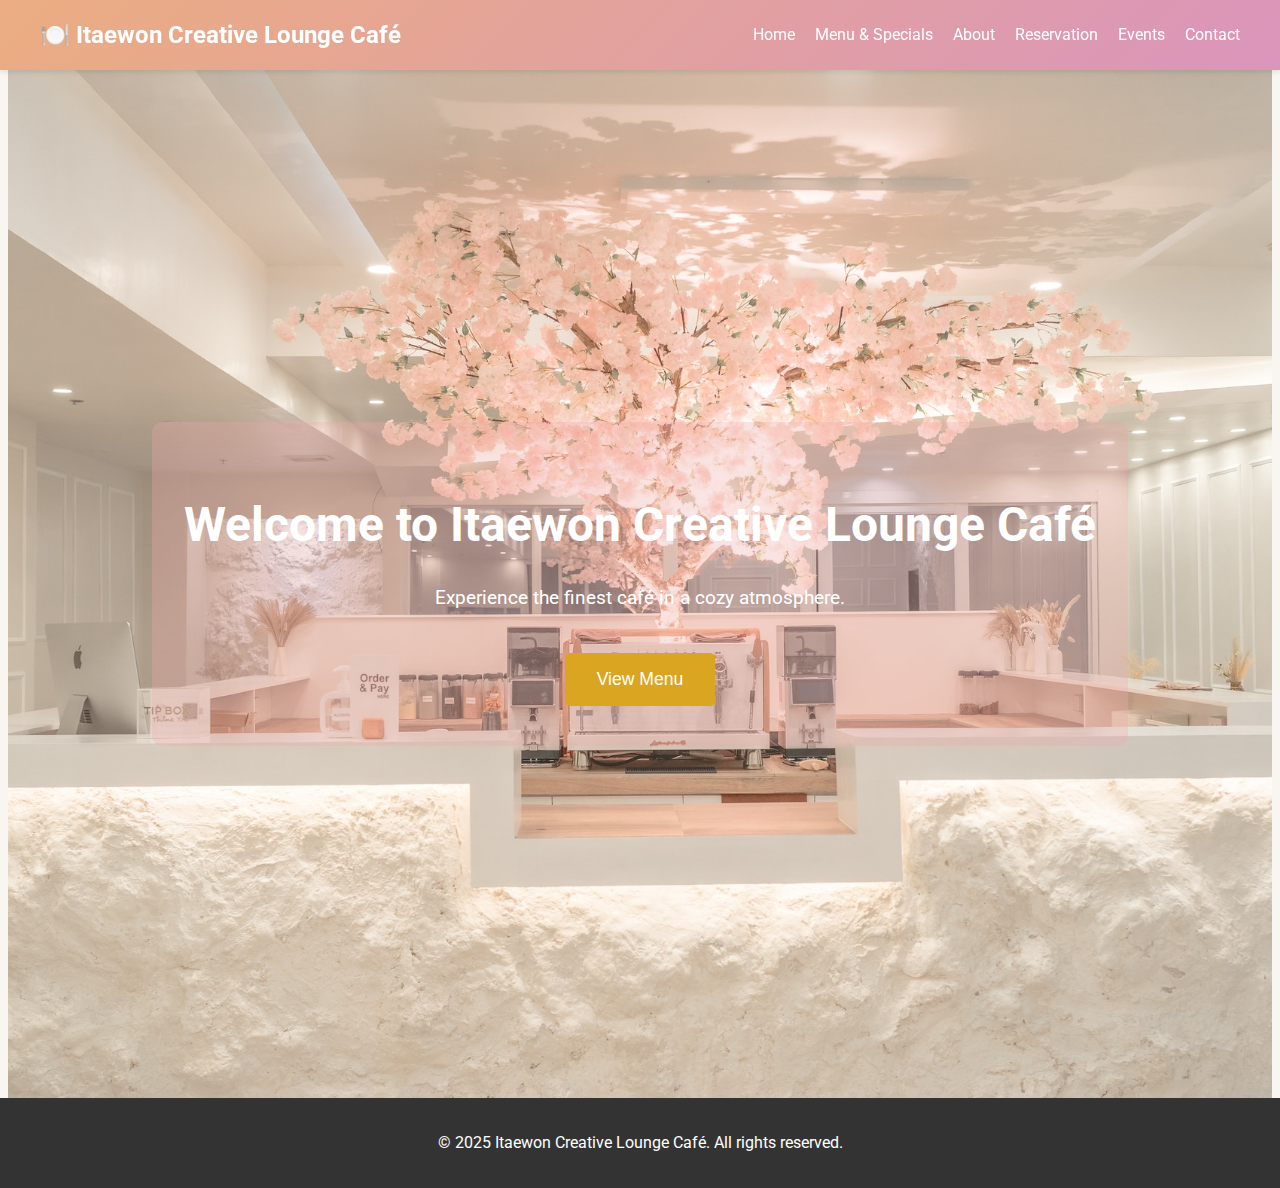
<file: index.html>
<!DOCTYPE html>
<html lang="en">
<head>
    <meta charset="UTF-8">
    <meta name="viewport" content="width=device-width, initial-scale=1.0">
    <meta name="description" content="Welcome to Itaewon Creative Lounge Café - Experience the finest café in a cozy atmosphere in Baguio City.">
    <title>Itaewon Creative Lounge Café - Home</title>
    <link rel="stylesheet" href="styles.css">
    <script src="script.js" defer></script>
    <link href="https://fonts.googleapis.com/css2?family=Roboto:wght@400;700&display=swap" rel="stylesheet">
</head>
<body>
    <header>
        <nav>
            <div class="logo">🍽️ Itaewon Creative Lounge Café</div>
            <button class="hamburger" aria-label="Toggle navigation menu">
                <span></span>
                <span></span>
                <span></span>
            </button>
            <ul>
                <li><a href="index.html">Home</a></li>
                <li><a href="menu.html">Menu & Specials</a></li>
                <li><a href="about.html">About</a></li>
                <li><a href="reservation.html">Reservation</a></li>
                <li><a href="events.html">Events</a></li>
                <li><a href="contact.html">Contact</a></li>
            </ul>
        </nav>
    </header>
    <main>
        <section id="home" class="hero">
            <div class="hero-overlay">
                <h1>Welcome to Itaewon Creative Lounge Café</h1>
                <p>Experience the finest café in a cozy atmosphere.</p>
                <a href="menu.html"><button>View Menu</button></a>
            </div>
        </section>
    </main>
    <footer>
        <p>&copy; 2025 Itaewon Creative Lounge Café. All rights reserved.</p>
    </footer>
</body>
</html>
</file>
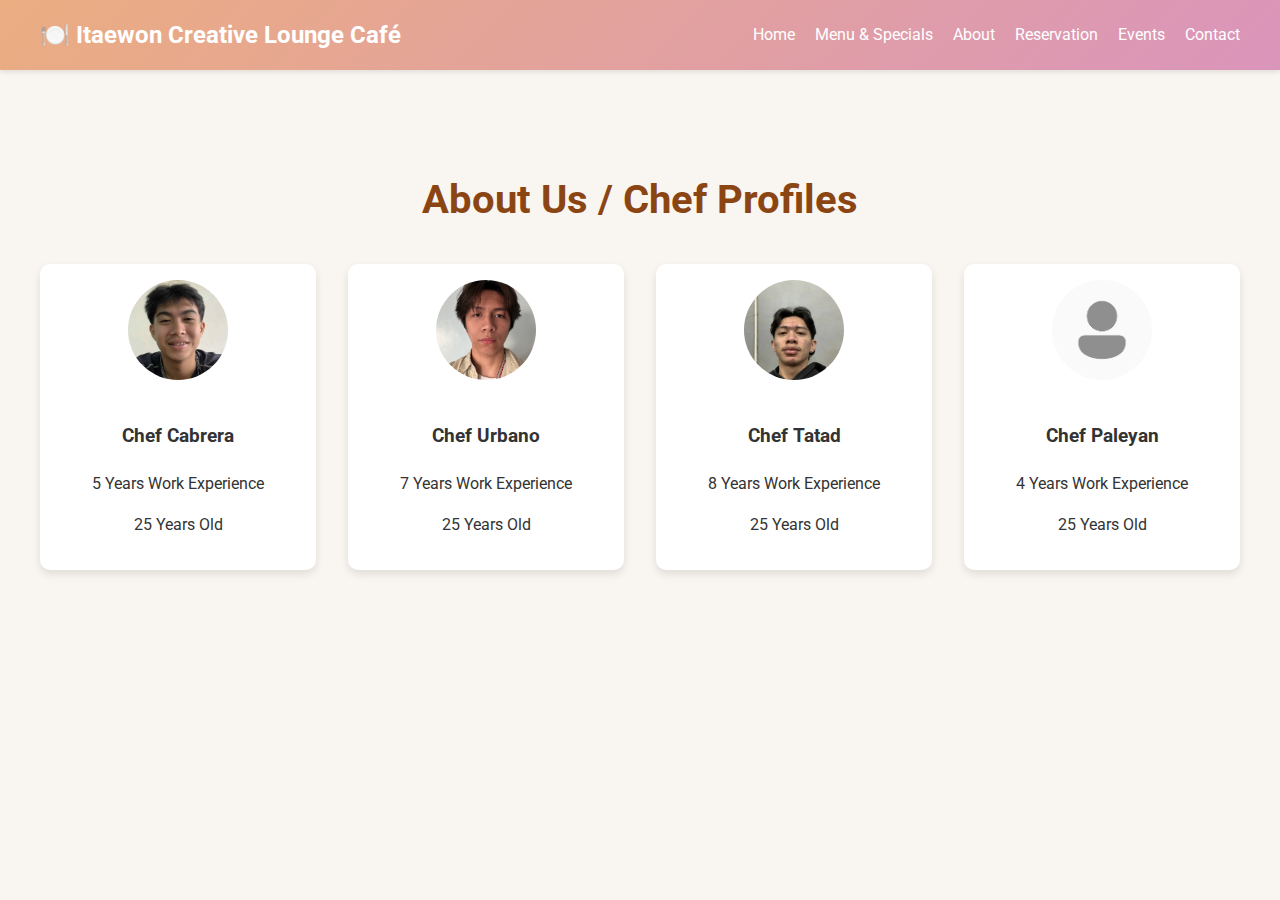
<file: about.html>
<!DOCTYPE html>
<html lang="en">
<head>
    <meta charset="UTF-8">
    <meta name="viewport" content="width=device-width, initial-scale=1.0">
    <meta name="description">
    <title>Itaewon Creative Lounge Café - About</title>
    <link rel="stylesheet" href="styles.css">
    <script src="script.js" defer></script>
    <link href="https://fonts.googleapis.com/css2?family=Roboto:wght@400;700&display=swap" rel="stylesheet">
</head>
<body>
    <header>
        <nav>
            <div class="logo">🍽️ Itaewon Creative Lounge Café</div>
            <button class="hamburger" aria-label="Toggle navigation menu">
                <span></span>
                <span></span>
                <span></span>
            </button>
            <ul>
                <li><a href="index.html">Home</a></li>
                <li><a href="menu.html">Menu & Specials</a></li>
                <li><a href="about.html">About</a></li>
                <li><a href="reservation.html">Reservation</a></li>
                <li><a href="events.html">Events</a></li>
                <li><a href="contact.html">Contact</a></li>
            </ul>
        </nav>
    </header>
    <section id="about">
        <h2>About Us / Chef Profiles</h2>
        <div class="chef-container">
            <div class="chef">
                <img src="cabrera.jpeg" alt="Chef Cabrera"> 
                <h3>Chef Cabrera</h3>
                <p>5 Years Work Experience</p>
                <p>25 Years Old</p>
            </div>
            <div class="chef">
                <img src="urbano.jpeg" alt="Chef Urbano"> 
                <h3>Chef Urbano</h3>
                <p>7 Years Work Experience</p>
                <p>25 Years Old</p>
            </div>
            <div class="chef">
                <img src="tatad.jpeg" alt="Chef Tatad"> 
                <h3>Chef Tatad</h3>
                <p>8 Years Work Experience</p>
                <p>25 Years Old</p>
            </div>
            <div class="chef">
                <img src="dummy.png" alt="Chef Paleyan"> 
                <h3>Chef Paleyan</h3>
                <p>4 Years Work Experience</p>
                <p>25 Years Old</p>
            </div>
        </div>
    </section>
</body>
</html>
</file>
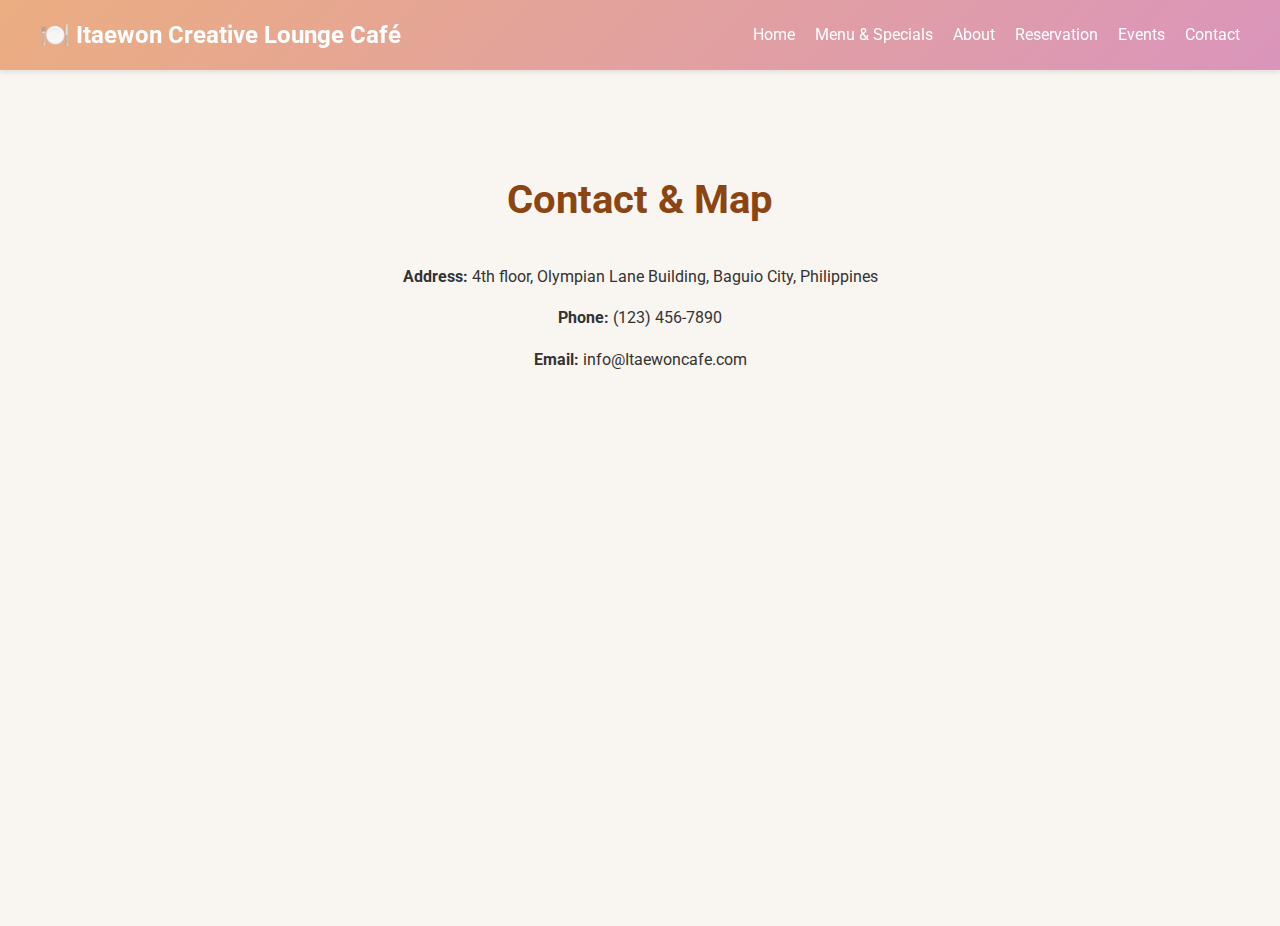
<file: contact.html>
<!DOCTYPE html>
<html lang="en">
<head>
    <meta charset="UTF-8">
    <meta name="viewport" content="width=device-width, initial-scale=1.0">
    <meta name="description" content="Contact Itaewon Creative Lounge Café in Baguio City. Find our address, phone, and location.">
    <title>Itaewon Creative Lounge Café - Contact</title>
    <link rel="stylesheet" href="styles.css">
    <script src="script.js" defer></script>
    <link href="https://fonts.googleapis.com/css2?family=Roboto:wght@400;700&display=swap" rel="stylesheet">
</head>
<body>
    <header>
        <nav>
            <div class="logo">🍽️ Itaewon Creative Lounge Café</div>
            <button class="hamburger" aria-label="Toggle navigation menu">
                <span></span>
                <span></span>
                <span></span>
            </button>
            <ul>
                <li><a href="index.html">Home</a></li>
                <li><a href="menu.html">Menu & Specials</a></li>
                <li><a href="about.html">About</a></li>
                <li><a href="reservation.html">Reservation</a></li>
                <li><a href="events.html">Events</a></li>
                <li><a href="contact.html">Contact</a></li>
            </ul>
        </nav>
    </header>
    <main>
        <section id="contact">
            <h2>Contact & Map</h2>
            <div class="contact-info">
                <p><strong>Address:</strong> 4th floor, Olympian Lane Building, Baguio City, Philippines</p>
                <p><strong>Phone:</strong> (123) 456-7890</p>
                <p><strong>Email:</strong> info@Itaewoncafe.com</p>
            </div>
            <div class="map-container">
                <iframe src="https://www.google.com/maps/embed?pb=!1m28!1m12!1m3!1d3827.203523960994!2d120.59455692388201!3d16.414486780105193!2m3!1f0!2f0!3f0!3m2!1i1024!2i768!4f13.1!4m13!3e6!4m5!1s0x3391a15d8cb0dc9b%3A0xe282b2015f6debba!2sUniversity%20of%20Baguio%2C%20UB%20Bldg.%20D%2C%20Gen.%20Luna%20Road%2C%20Baguio%2C%20Benguet!3m2!1d16.415128!2d120.5974765!4m5!1s0x3391a1678b61fcf9%3A0x455fc66542ce137f!2sOlympian%20Lane%20Building%2C%204th%20Floor%2C%20Olympian%20Lane%20Building%2C%2065-A%20Mabini%20St%2C%20Baguio%2C%202600%20Benguet!3m2!1d16.4138324!2d120.59658619999999!5e0!3m2!1sen!2sph!4v1764084397237!5m2!1sen!2sph" width="100%" height="450" style="border:0;" allowfullscreen="" loading="lazy" referrerpolicy="no-referrer-when-downgrade"></iframe>
                </html>
</file>
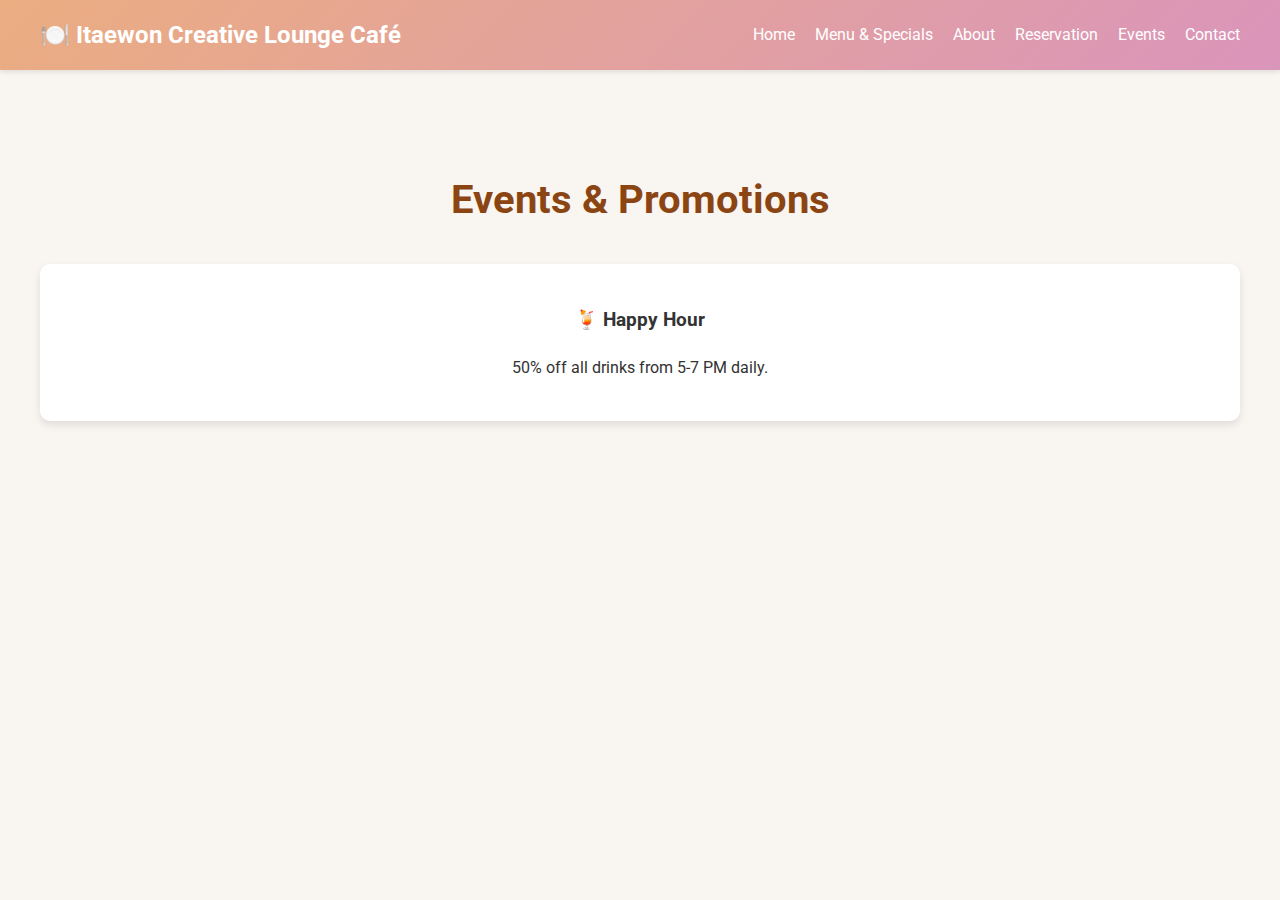
<file: events.html>
<!DOCTYPE html>
<html lang="en">
<head>
    <meta charset="UTF-8">
    <meta name="viewport" content="width=device-width, initial-scale=1.0">
    <meta name="description" content="Check out events and promotions at Itaewon Creative Lounge Café.">
    <title>Itaewon Creative Lounge Café - Events</title>
    <link rel="stylesheet" href="styles.css">
    <script src="script.js" defer></script>
    <link href="https://fonts.googleapis.com/css2?family=Roboto:wght@400;700&display=swap" rel="stylesheet">
</head>
<body>
    <header>
        <nav>
            <div class="logo">🍽️ Itaewon Creative Lounge Café</div>
            <button class="hamburger" aria-label="Toggle navigation menu">
                <span></span>
                <span></span>
                <span></span>
            </button>
            <ul>
                <li><a href="index.html">Home</a></li>
                <li><a href="menu.html">Menu & Specials</a></li>
                <li><a href="about.html">About</a></li>
                <li><a href="reservation.html">Reservation</a></li>
                <li><a href="events.html">Events</a></li>
                <li><a href="contact.html">Contact</a></li>
            </ul>
        </nav>
    </header>
    <main>
        <section id="events">
            <h2>Events & Promotions</h2>
            <div class="promotion">
                <h3>🍹 Happy Hour</h3>
                <p>50% off all drinks from 5-7 PM daily.</p>
            </div>
        </section>
    </main>
</body>
</html>
</file>
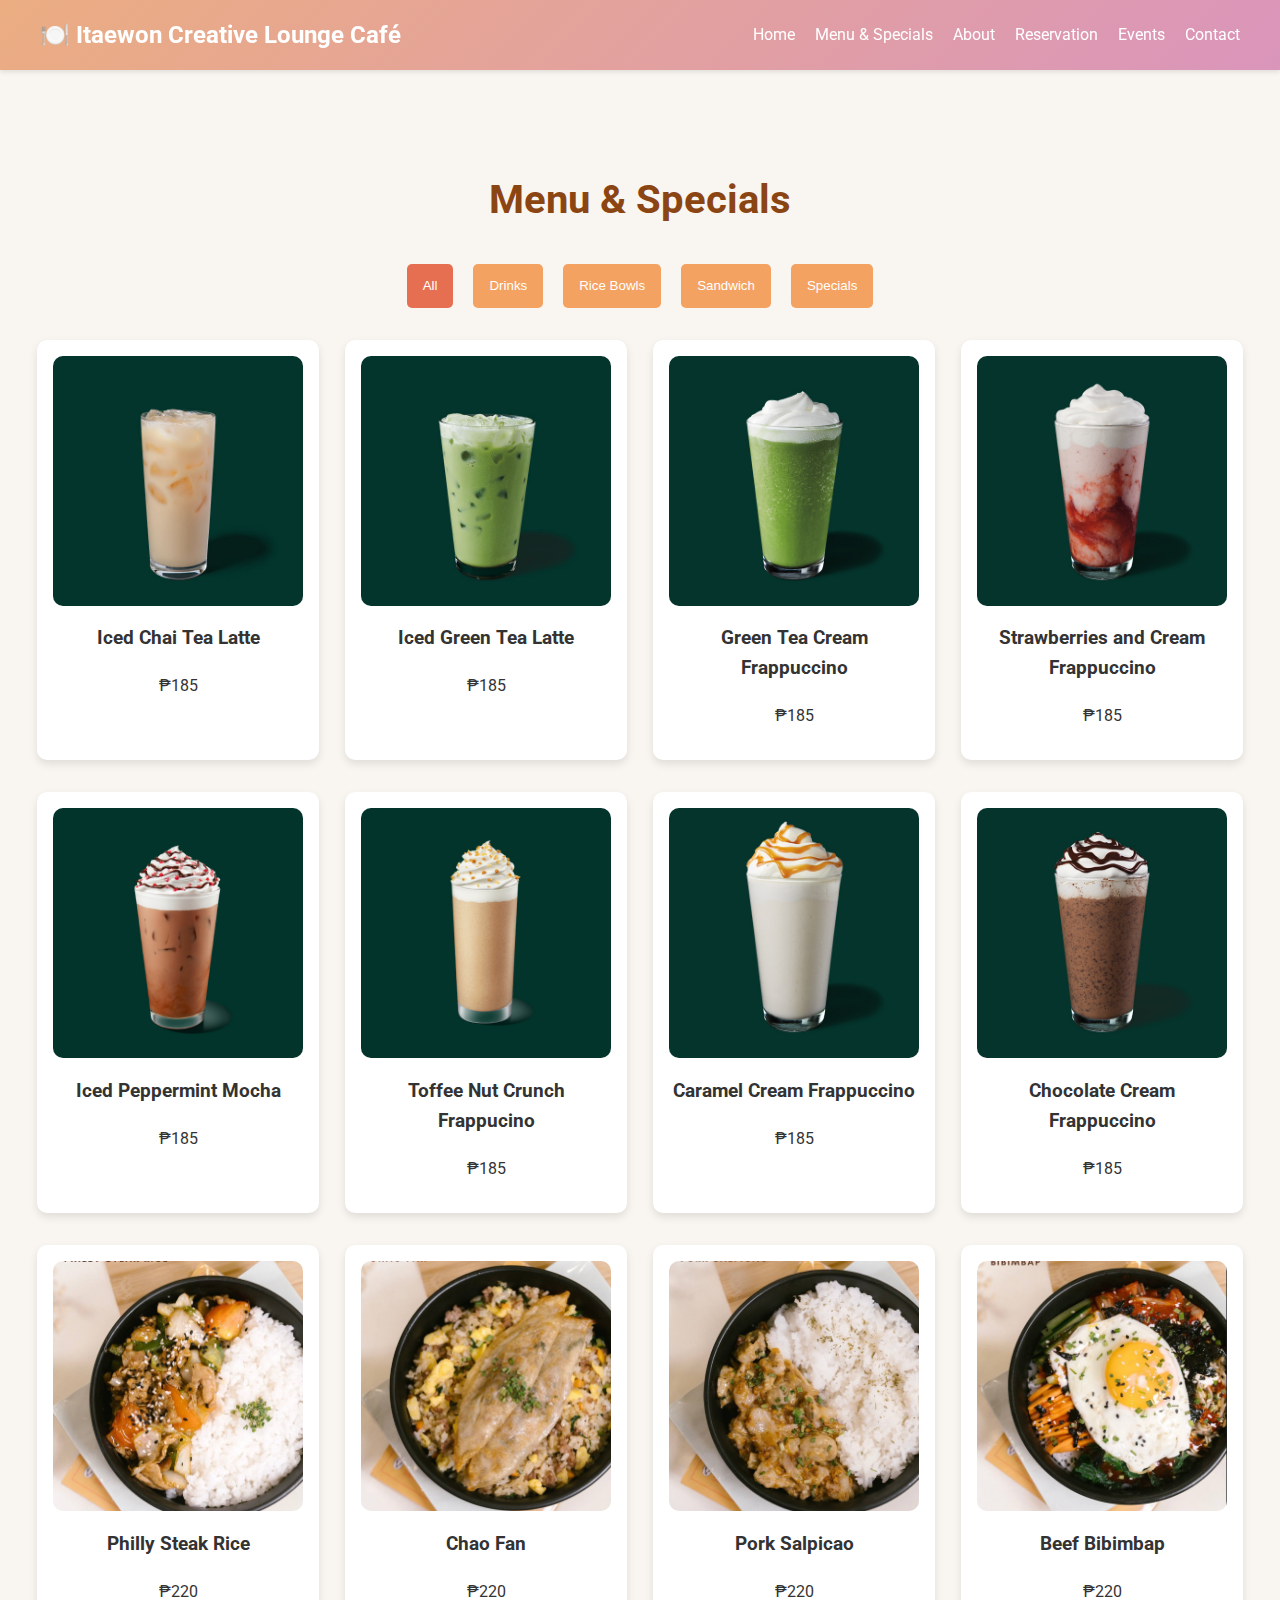
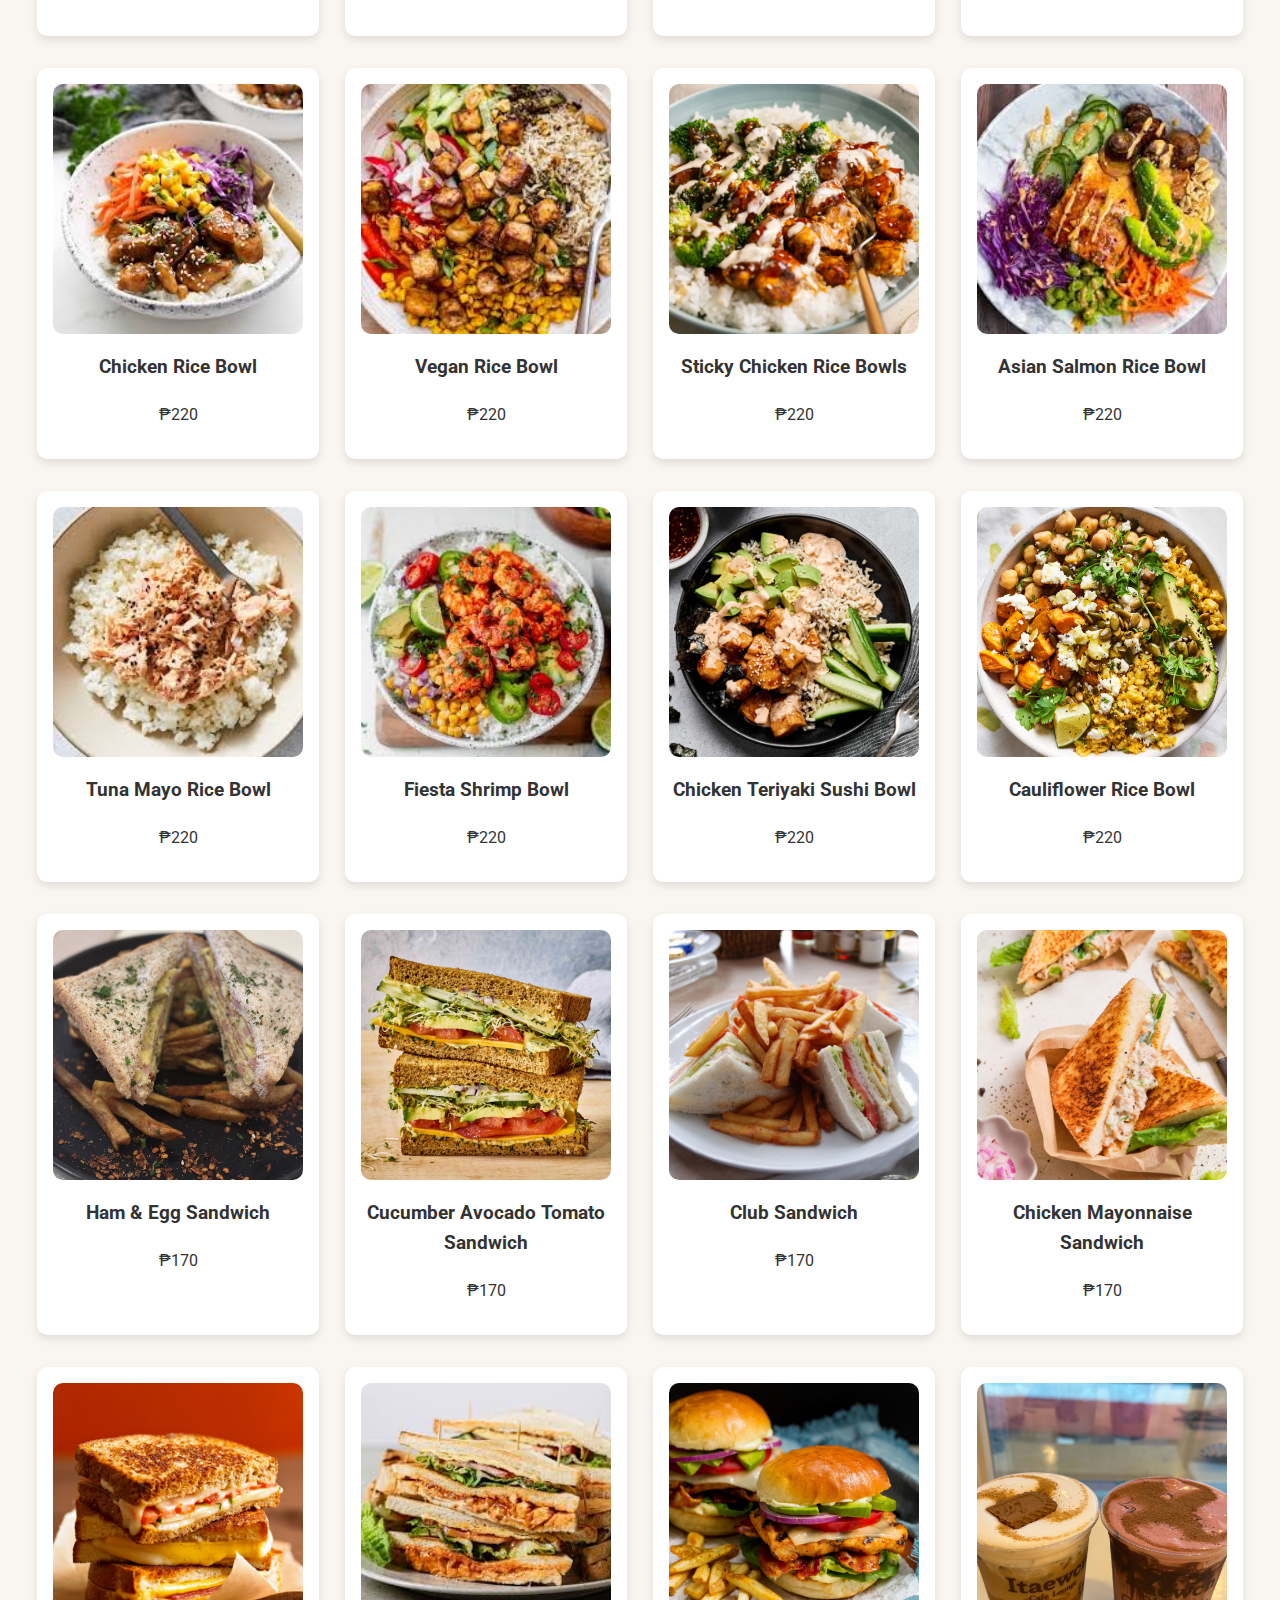
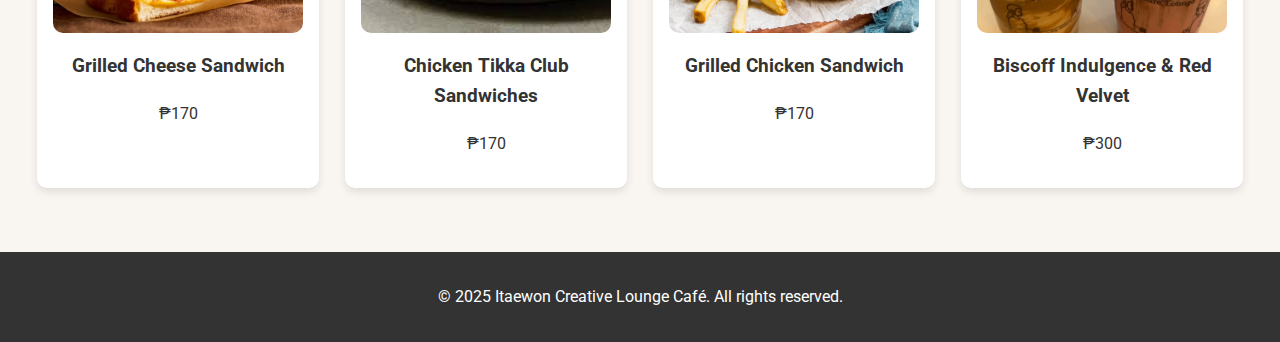
<file: menu.html>
<!DOCTYPE html>
<html lang="en">
<head>
    <meta charset="UTF-8">
    <meta name="viewport" content="width=device-width, initial-scale=1.0">
    <meta name="description" content="Explore our menu at Itaewon Creative Lounge Café - Drinks, rice bowls, sandwiches, and specials.">
    <title>Itaewon Creative Lounge Café - Menu & Specials</title>
    <link rel="stylesheet" href="styles.css">
    <script src="script.js" defer></script>
    <link href="https://fonts.googleapis.com/css2?family=Roboto:wght@400;700&display=swap" rel="stylesheet">
</head>
<body>
    <header>
        <nav>
            <div class="logo">🍽️ Itaewon Creative Lounge Café</div>
            <button class="hamburger" aria-label="Toggle navigation menu">
                <span></span>
                <span></span>
                <span></span>
            </button>
            <ul>
                <li><a href="index.html">Home</a></li>
                <li><a href="menu.html">Menu & Specials</a></li>
                <li><a href="about.html">About</a></li>
                <li><a href="reservation.html">Reservation</a></li>
                <li><a href="events.html">Events</a></li>
                <li><a href="contact.html">Contact</a></li>
            </ul>
        </nav>
    </header>
    <main>
        <section id="menu">
            <h2>Menu & Specials</h2>
            <div class="menu-filter">
                <button class="filter-btn active" onclick="filterMenu('all', event)">All</button>
                <button class="filter-btn" onclick="filterMenu('drinks', event)">Drinks</button>
                <button class="filter-btn" onclick="filterMenu('ricebowls', event)">Rice Bowls</button>
                <button class="filter-btn" onclick="filterMenu('sandwich', event)">Sandwich</button>
                <button class="filter-btn" onclick="filterMenu('specials', event)">Specials</button>
            </div>
            <div class="menu-items">
                <div class="item drinks">
                    <img src="Iced Chai Tea Latte.jpg" alt="Iced Chai Tea Latte drink">
                    <h3>Iced Chai Tea Latte</h3>
                    <p>₱185</p>
                </div>
                <div class="item drinks">
                    <img src="Iced Green Tea Latte.jpg" alt="Iced Green Tea Latte drink">
                    <h3>Iced Green Tea Latte</h3>
                    <p>₱185</p>
                </div>
                <div class="item drinks">
                    <img src="Green Tea Cream Frappuccino.jpg" alt="Green Tea Cream Frappuccino">
                    <h3>Green Tea Cream Frappuccino</h3>
                    <p>₱185</p>
                </div>
                <div class="item drinks">
                    <img src="Strawberries and Cream Frappuccino.jpg" alt="Strawberries and Cream Frappuccino">
                    <h3>Strawberries and Cream Frappuccino</h3>
                    <p>₱185</p>
                </div>
                <div class="item drinks">
                    <img src="Iced Peppermint Mocha.jpeg" alt="Iced Peppermint Mocha">
                    <h3>Iced Peppermint Mocha</h3>
                    <p>₱185</p>
                </div>
                <div class="item drinks">
                    <img src="Toffee Nut Crunch Frappucino.jpeg" alt="Toffee Nut Crunch Frappucino">
                    <h3>Toffee Nut Crunch Frappucino</h3>
                    <p>₱185</p>
                </div>
                <div class="item drinks">
                    <img src="Caramel Cream Frappuccino.jpg" alt="Caramel Cream Frappuccino">
                    <h3>Caramel Cream Frappuccino</h3>
                    <p>₱185</p>
                </div>
                <div class="item drinks">
                    <img src="Chocolate Cream Frappuccino.jpg" alt="Chocolate Cream Frappuccino">
                    <h3>Chocolate Cream Frappuccino</h3>
                    <p>₱185</p>
                </div>
                <div class="item ricebowls">
                    <img src="Philly Steak Rice.jpg" alt="Philly Steak Rice bowl">
                    <h3>Philly Steak Rice</h3>
                    <p>₱220</p>
                </div>
                <div class="item ricebowls">
                    <img src="Chao Fan.jpg" alt="Chao Fan rice bowl">
                    <h3>Chao Fan</h3>
                    <p>₱220</p>
                </div>
                <div class="item ricebowls">
                    <img src="Pork Salpicao.jpg" alt="Pork Salpicao rice bowl">
                    <h3>Pork Salpicao</h3>
                    <p>₱220</p>
                </div>
                <div class="item ricebowls">
                    <img src="Bibimbap.jpg" alt="Beef Bibimbap rice bowl">
                    <h3>Beef Bibimbap</h3>
                    <p>₱220</p>
                </div>

                <div class="item ricebowls">
                    <img src="Chicken Rice Bowl.jfif" alt="Chicken Rice Bowl">
                    <h3>Chicken Rice Bowl</h3>
                    <p>₱220</p>
                </div>
                <div class="item ricebowls">
                    <img src="Vegan Rice Bowl.jfif" alt="Vegan Rice Bowl">
                    <h3>Vegan Rice Bowl</h3>
                    <p>₱220</p>
                </div>
                <div class="item ricebowls">
                    <img src="Sticky Chicken Rice Bowls.jpg" alt="Sticky Chicken Rice Bowls">
                    <h3>Sticky Chicken Rice Bowls</h3>
                    <p>₱220</p>
                </div>
                <div class="item ricebowls">
                    <img src="Asian Salmon Rice Bowl.jfif" alt="Asian Salmon Rice Bowl">
                    <h3>Asian Salmon Rice Bowl</h3>
                    <p>₱220</p>
                </div>
                <div class="item ricebowls">
                    <img src="Tuna Mayo.jfif" alt="Tuna Mayo Rice Bowl">
                    <h3>Tuna Mayo Rice Bowl</h3>
                    <p>₱220</p>
                </div>
                <div class="item ricebowls">
                    <img src="Fiesta Shrimp Bowl.jfif" alt="Fiesta Shrimp Bowl">
                    <h3>Fiesta Shrimp Bowl</h3>
                    <p>₱220</p>
                </div>
                <div class="item ricebowls">
                    <img src="Chicken Teriyaki Sushi Bowl.jpg" alt="Chicken Teriyaki Sushi Bowl">
                    <h3>Chicken Teriyaki Sushi Bowl</h3>
                    <p>₱220</p>
                </div>
                <div class="item ricebowls">
                    <img src="Cauliflower Rice Bowl.jpeg" alt="Cauliflower Rice Bowl">
                    <h3>Cauliflower Rice Bowl</h3>
                    <p>₱220</p>
                </div>
                <div class="item sandwich">
                    <img src="Ham&Egg Sandwich.jpg" alt="Ham and Egg Sandwich">
                    <h3>Ham & Egg Sandwich</h3>
                    <p>₱170</p>
                </div>
                <div class="item sandwich">
                    <img src="Cucumber Avocado Tomato sandwich.jpg" alt="Cucumber Avocado Tomato Sandwich">
                    <h3>Cucumber Avocado Tomato Sandwich</h3>
                    <p>₱170</p>
                </div>
                <div class="item sandwich">
                    <img src="Club Sandwich.jpg" alt="Club Sandwich">
                    <h3>Club Sandwich</h3>
                    <p>₱170</p>
                </div>
                <div class="item sandwich">
                    <img src="Chicken Mayonnaise Sandwich.jpg" alt="Chicken Mayonnaise Sandwich">
                    <h3>Chicken Mayonnaise Sandwich</h3>
                    <p>₱170</p>
                </div>
                <div class="item sandwich">
                    <img src="Grilled Cheese Sandwich.jpg" alt="Grilled Cheese Sandwich">
                    <h3>Grilled Cheese Sandwich</h3>
                    <p>₱170</p>
                </div>
                <div class="item sandwich">
                    <img src="Chicken Tikka Club Sandwiches.jfif" alt="Chicken Tikka Club Sandwiches">
                    <h3>Chicken Tikka Club Sandwiches</h3>
                    <p>₱170</p>
                </div>
                <div class="item sandwich">
                    <img src="Grilled Chicken Sandwich.jpg" alt="Grilled Chicken Sandwich">
                    <h3>Grilled Chicken Sandwich</h3>
                    <p>₱170</p>
                </div>
                <div class="item specials">
                    <img src="promo.jpg" alt="Biscoff Indulgence and Red Velvet special">
                    <h3>Biscoff Indulgence & Red Velvet</h3>
                    
                    <p>₱300</p>
                </div>
            </div>
        </section>
    </main>
    <footer>
        <p>&copy; 2025 Itaewon Creative Lounge Café. All rights reserved.</p>
    </footer>
</body>
</html>
</file>
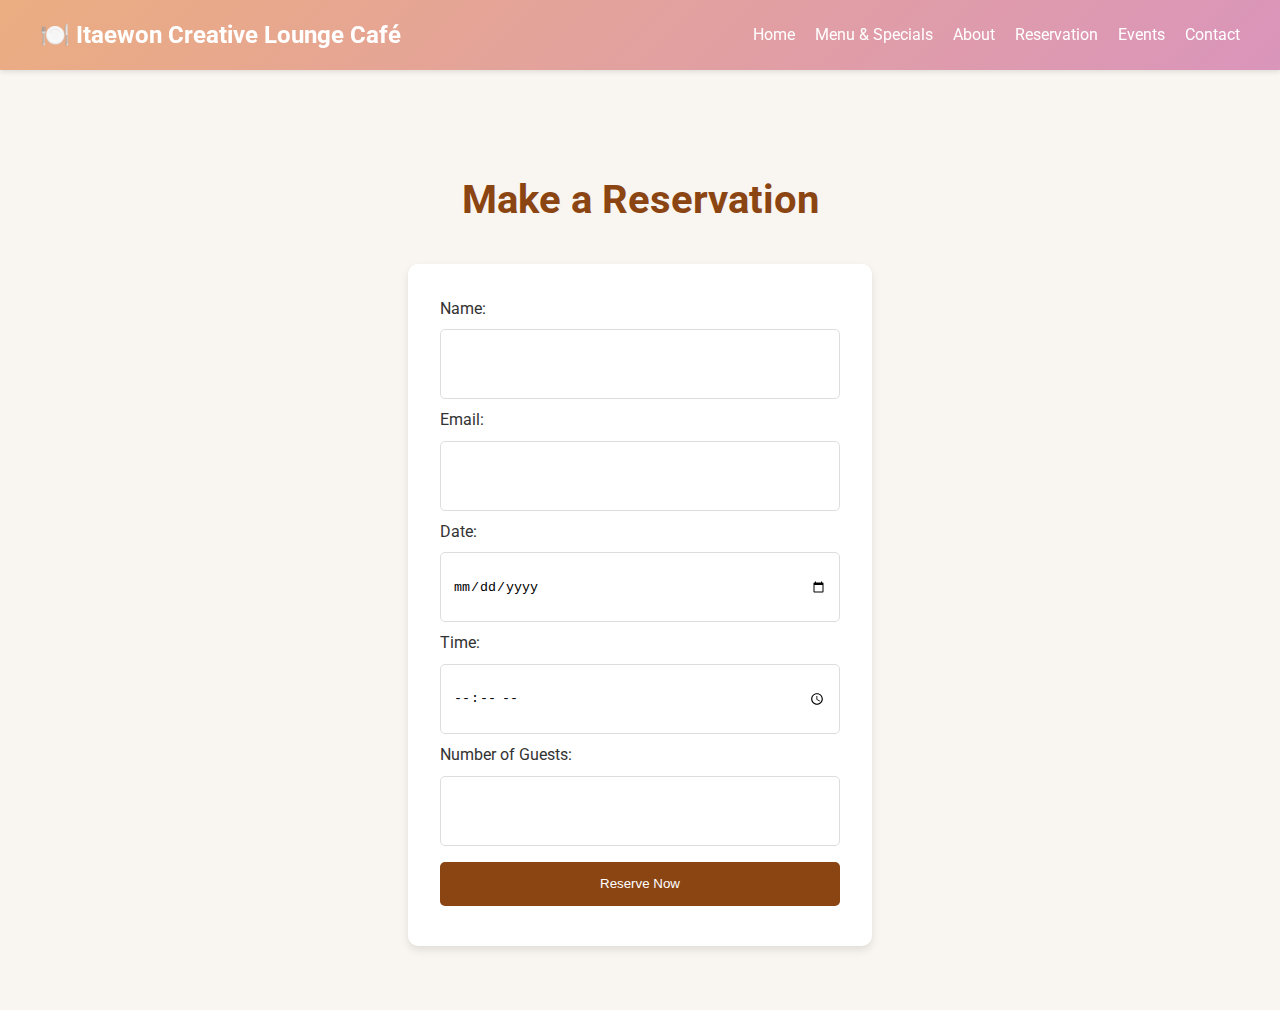
<file: reservation.html>
<!DOCTYPE html>
<html lang="en">
<head>
    <meta charset="UTF-8">
    <meta name="viewport" content="width=device-width, initial-scale=1.0">
    <meta name="description" content="Make a reservation at Itaewon Creative Lounge Café in Baguio City.">
    <title>Itaewon Creative Lounge Café - Reservation</title>
    <link rel="stylesheet" href="styles.css">
    <script src="script.js" defer></script>
    <link href="https://fonts.googleapis.com/css2?family=Roboto:wght@400;700&display=swap" rel="stylesheet">
</head>
<body>
    <header>
        <nav>
            <div class="logo">🍽️ Itaewon Creative Lounge Café</div>
            <button class="hamburger" aria-label="Toggle navigation menu">
                <span></span>
                <span></span>
                <span></span>
            </button>
            <ul>
                <li><a href="index.html">Home</a></li>
                <li><a href="menu.html">Menu & Specials</a></li>
                <li><a href="about.html">About</a></li>
                <li><a href="reservation.html">Reservation</a></li>
                <li><a href="events.html">Events</a></li>
                <li><a href="contact.html">Contact</a></li>
            </ul>
        </nav>
    </header>
    <main>
        <section id="reservation">
            <h2>Make a Reservation</h2>
            <form id="reservation-form">
                <label for="name">Name:</label>
                <input type="text" id="name" required aria-describedby="name-help">
                <label for="email">Email:</label>
                <input type="email" id="email" required aria-describedby="email-help">
                <label for="date">Date:</label>
                <input type="date" id="date" required>
                <label for="time">Time:</label>
                <input type="time" id="time" required>
                <label for="guests">Number of Guests:</label>
                <input type="number" id="guests" min="1" required>
                <button type="submit">Reserve Now</button>
            </form>
        </section>
    </main>
</body>
</html>
</file>
<file: styles.css>
@import url('https://fonts.googleapis.com/css2?family=Roboto:wght@400;700&display=swap');

html {
    scroll-behavior: smooth;
}

body {
    font-family: 'Roboto', Arial, sans-serif;
    margin: 0;
    padding: 0;
    line-height: 1.6;
    color: #333;
    background-color: #f9f5f0;
}

header {
    background: linear-gradient(135deg, #ebad81, #da95bb);
    color: white;
    padding: 1rem;
    box-shadow: 0 2px 5px rgba(0,0,0,0.1);
    position: sticky;
    top: 0;
    z-index: 100;
}

nav {
    display: flex;
    justify-content: space-between;
    align-items: center;
    max-width: 1200px;
    margin: 0 auto;
    position: relative;
}

.logo {
    font-size: 1.5rem;
    font-weight: 700;
}

.hamburger {
    display: none; 
    flex-direction: column;
    cursor: pointer;
    padding: 0.5rem;
}

.hamburger span {
    width: 25px;
    height: 3px;
    background-color: white;
    margin: 3px 0;
    transition: 0.3s;
}

nav ul {
    list-style: none;
    display: flex;
    gap: 20px;
    margin: 0;
    padding: 0;
}

nav a {
    color: white;
    text-decoration: none;
    transition: color 0.3s;
}

nav a:hover {
    color: #ffd700;
}

.hero {
    background: url('hero-bg.jpg') no-repeat center center/cover;
    height: 100vh;
    display: flex;
    align-items: center;
    justify-content: center;
    position: relative;
}

.hero-overlay {
    background: rgba(238, 169, 169, 0.301);
    padding: 2rem;
    border-radius: 10px;
    text-align: center;
    color: white;
}

.hero h1 {
    font-size: 3rem;
    margin-bottom: 1rem;
}

.hero p {
    font-size: 1.2rem;
    margin-bottom: 2rem;
}

.hero button {
    background: #daa520;
    color: white;
    border: none;
    padding: 1rem 2rem;
    font-size: 1.1rem;
    border-radius: 5px;
    cursor: pointer;
    transition: background 0.3s;
    min-height: 44px;
}

.hero button:hover {
    background: #b8860b;
}

section {
    padding: 4rem 2rem;
    max-width: 1200px;
    margin: 0 auto;
}

h2 {
    text-align: center;
    font-size: 2.5rem;
    margin-bottom: 2rem;
    color: #8b4513;
}

.menu-filter {
    text-align: center;
    margin-bottom: 2rem;
}

.filter-btn {
    background: #f4a261;
    color: white;
    border: none;
    padding: 0.5rem 1rem;
    margin: 0 0.5rem;
    border-radius: 5px;
    cursor: pointer;
    transition: background 0.3s;
    min-height: 44px;
}

.filter-btn.active, .filter-btn:hover {
    background: #e76f51;
}

.menu-items {
    display: grid;
    grid-template-columns: repeat(auto-fit, minmax(250px, 1fr));
    gap: 2rem;
    justify-items: center;
}
.item {
    background: white;
    border-radius: 10px;
    box-shadow: 0 4px 8px rgba(0,0,0,0.1);
    padding: 1rem;
    text-align: center;
    width: 100%;
    max-width: 250px;
    transition: transform 0.3s;
}
.item:hover {
    transform: translateY(-5px);
}
.item img {
    border-radius: 10px;
    margin-bottom: 1rem;
    width: 250px;
    height: 250px; 
    object-fit: cover;
    display: block; 
}

.chef-container {
    display: grid;
    grid-template-columns: repeat(4, 1fr);
    gap: 2rem;
}

.chef {
    background: white;
    border-radius: 10px;
    box-shadow: 0 4px 8px rgba(0,0,0,0.1);
    padding: 1rem;
    text-align: center;
    transition: transform 0.3s;
}

.chef:hover {
    transform: translateY(-5px);
}

.chef img {
    border-radius: 50%;
    width: 100px;
    height: 100px;
    object-fit: cover;
    margin-bottom: 1rem;
}

form {
    display: flex;
    flex-direction: column;
    max-width: 400px;
    margin: 0 auto;
    background: white;
    padding: 2rem;
    border-radius: 10px;
    box-shadow: 0 4px 8px rgba(0,0,0,0.1);
}

input, button {
    margin: 0.5rem 0;
    padding: 0.75rem;
    border: 1px solid #ddd;
    border-radius: 5px;
    min-height: 44px;
}

button {
    background: #8b4513;
    color: white;
    border: none;
    cursor: pointer;
    transition: background 0.3s;
}

button:hover {
    background: #654321;
}

#events {
    padding: 4rem 2rem;
    max-width: 1200px;
    margin: 0 auto;
}

.event, .promotion {
    background: white;
    padding: 1.5rem;
    margin: 1rem 0;
    border-radius: 10px;
    box-shadow: 0 4px 8px rgba(0,0,0,0.1);
    text-align: center;
}

.event img, .promotion img {
    border-radius: 10px;
    margin-bottom: 1rem;
    width: 200px; 
    height: 200px; 
    object-fit: cover; 
    display: block;
    margin-left: auto;
    margin-right: auto; 
}

.contact-info {
    text-align: center;
    margin-bottom: 2rem;
}

iframe {
    width: 100%;
    height: 450px;
    border: 0;
}

footer {
    background: #333;
    color: white;
    text-align: center;
    padding: 1rem;
}

.hidden {
    display: none;
}

@media (max-width: 768px) {
    .hamburger {
        display: flex; 
    }
    nav ul {
        position: absolute;
        top: 100%;
        left: 0;
        width: 100%;
        background: linear-gradient(135deg, #ebad81, #da95bb);
        flex-direction: column;
        gap: 0;
        padding: 1rem 0;
        box-shadow: 0 2px 5px rgba(0,0,0,0.1);
        display: none; 
    }
    nav ul.show {
        display: flex !important;
    }
    nav ul li {
        width: 100%;
        text-align: center;
    }
    nav a {
        display: block;
        padding: 1rem;
    }

    .hero h1 {
        font-size: 2rem;
    }
    .hero button {
        width: 100%;
        padding: 1.5rem;
    }
    .menu-items {
        gap: 1rem;
    }
    .chef-container {
        grid-template-columns: repeat(2, 1fr);
    }
    iframe {
        height: 300px;
    }
}

@media (max-width: 480px) {
    h2 {
        font-size: 2rem;
    }
    .item, .chef {
        padding: 0.5rem;
    }
    .chef-container {
        grid-template-columns: 1fr;
    }
    .hero h1 {
        font-size: 1.8rem;
    }
    .hero p {
        font-size: 1rem;
    }
    .hero button {
        font-size: 1rem;
    }
    section {
        padding: 2rem 1rem;
    }
}
</file>
